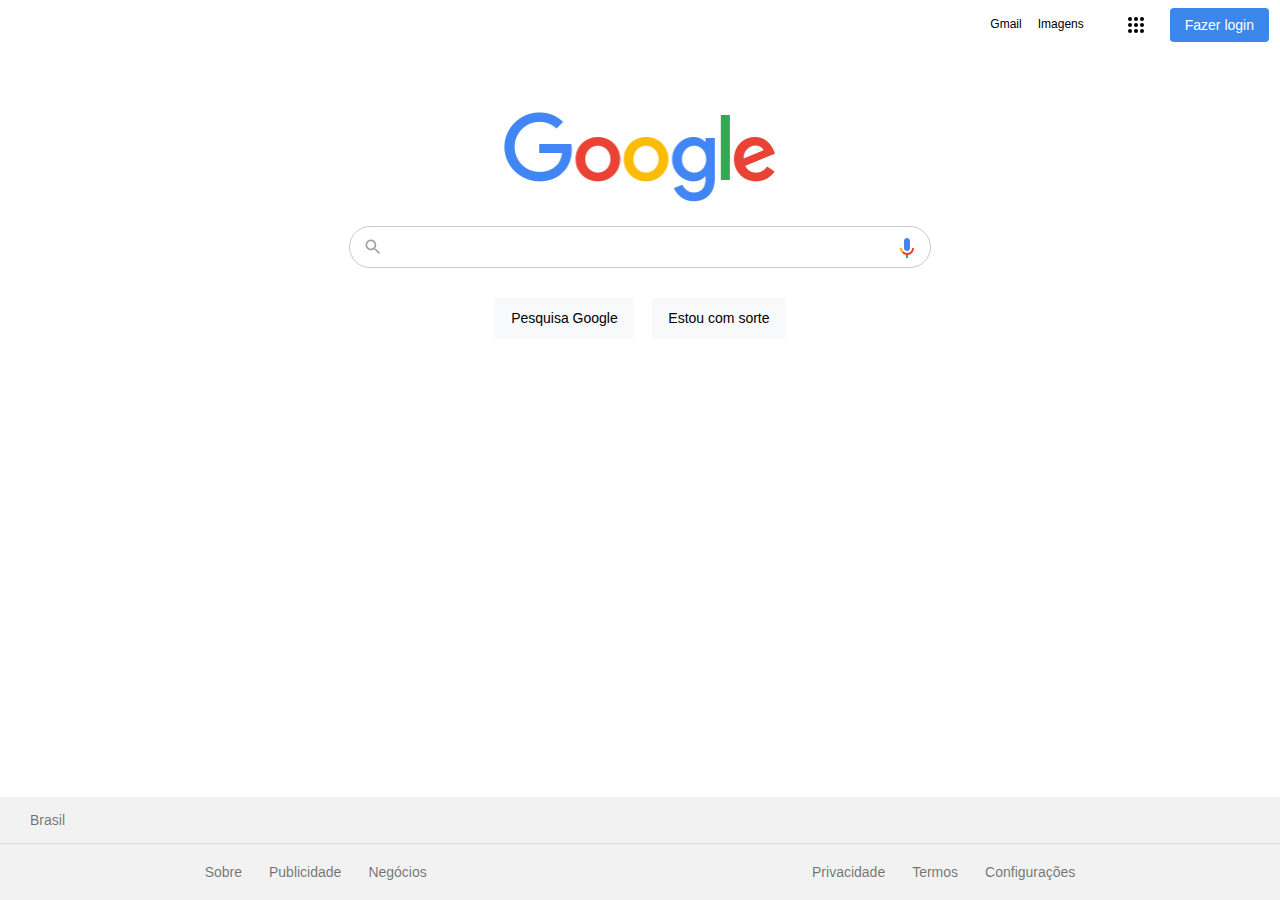
<file: google-clone/index.html>
<!DOCTYPE html>
<html lang="pt-BR">
  <head>
    <meta charset="UTF-8" />
    <meta http-equiv="X-UA-Compatible" content="IE=edge" />
    <meta name="viewport" content="width=device-width, initial-scale=1.0" />
    <link rel="stylesheet" href="./style.css" />
    <title>Google UI Clone</title>
  </head>
  <body>
    <header>
      <div class="header-left">
        <div class="burger-menu">
          <div class="line"></div>
          <div class="line"></div>
          <div class="line"></div>
        </div>
        <a href="#">Gmail</a>
        <a href="#" class="active">Todas</a>
        <a href="#">Imagens</a>
      </div>
      <div class="header-right">
        <div class="menu-overlay">
          <div class="menu">
            <div class="ball-menu"></div>
            <div class="ball-menu"></div>
            <div class="ball-menu"></div>
            <div class="ball-menu"></div>
            <div class="ball-menu"></div>
            <div class="ball-menu"></div>
            <div class="ball-menu"></div>
            <div class="ball-menu"></div>
            <div class="ball-menu"></div>
          </div>
        </div>
        <a href="#" class="login-button">Fazer login</a>
      </div>
    </header>
    <main class="container">
      <img src="./images/logo.png" alt="Logo google" id="page-logo" />
      <div class="search-bar">
        <img src="./images/len.png" alt="Image len" />
        <input type="text" title="Pesquisar" />
        <img src="./images/microfone.png" alt="Image microfone" />
      </div>
      <div class="search-actions">
        <button>Pesquisa Google</button>
        <a href="#">Estou com sorte</a>
      </div>
    </main>
    <footer>
      <div class="page-location">
        <p>Brasil</p>
      </div>
      <div class="footer-links">
        <div class="navigation-links">
          <a href="#">Sobre</a>
          <a href="#">Publicidade</a>
          <a href="#">Negócios</a>
        </div>
        <div class="navigation-links">
          <a href="#">Privacidade</a>
          <a href="#">Termos</a>
          <a href="#">Configurações</a>
        </div>
      </div>
    </footer>
  </body>
</html>
</file>
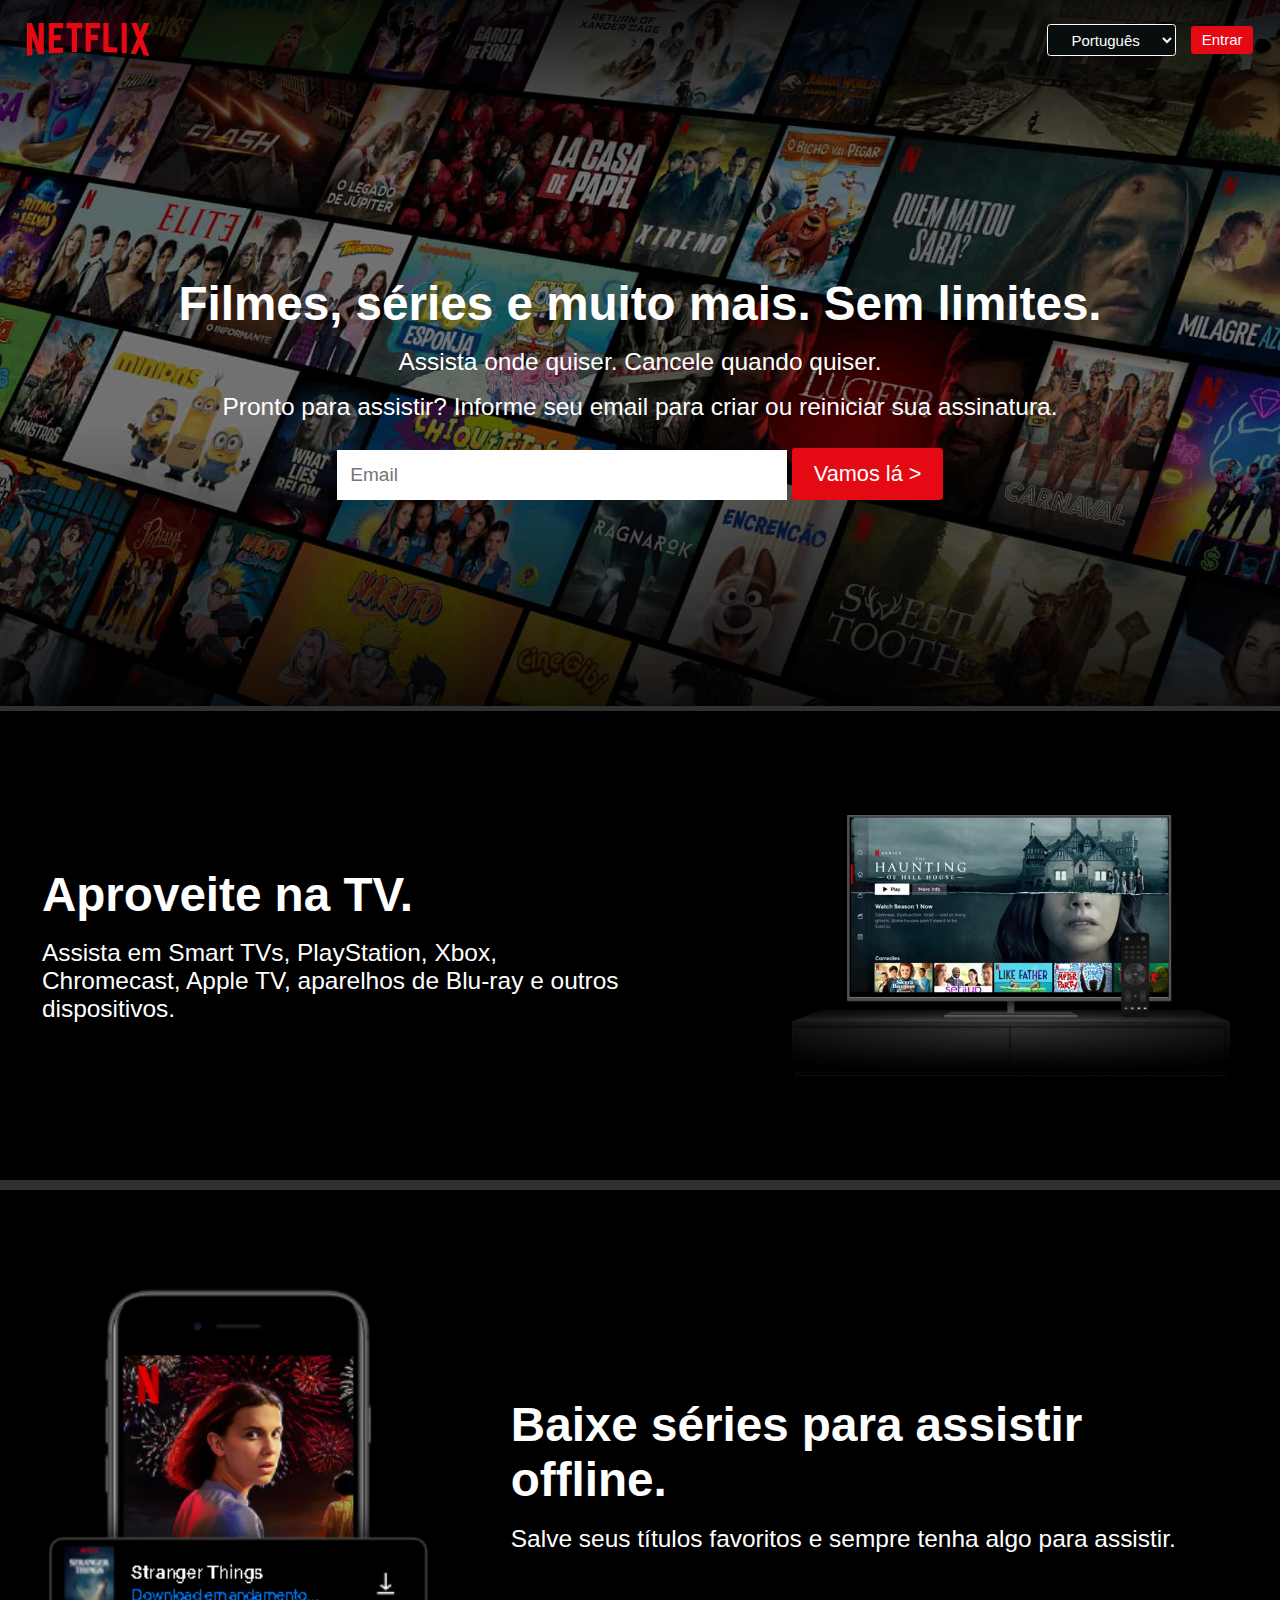
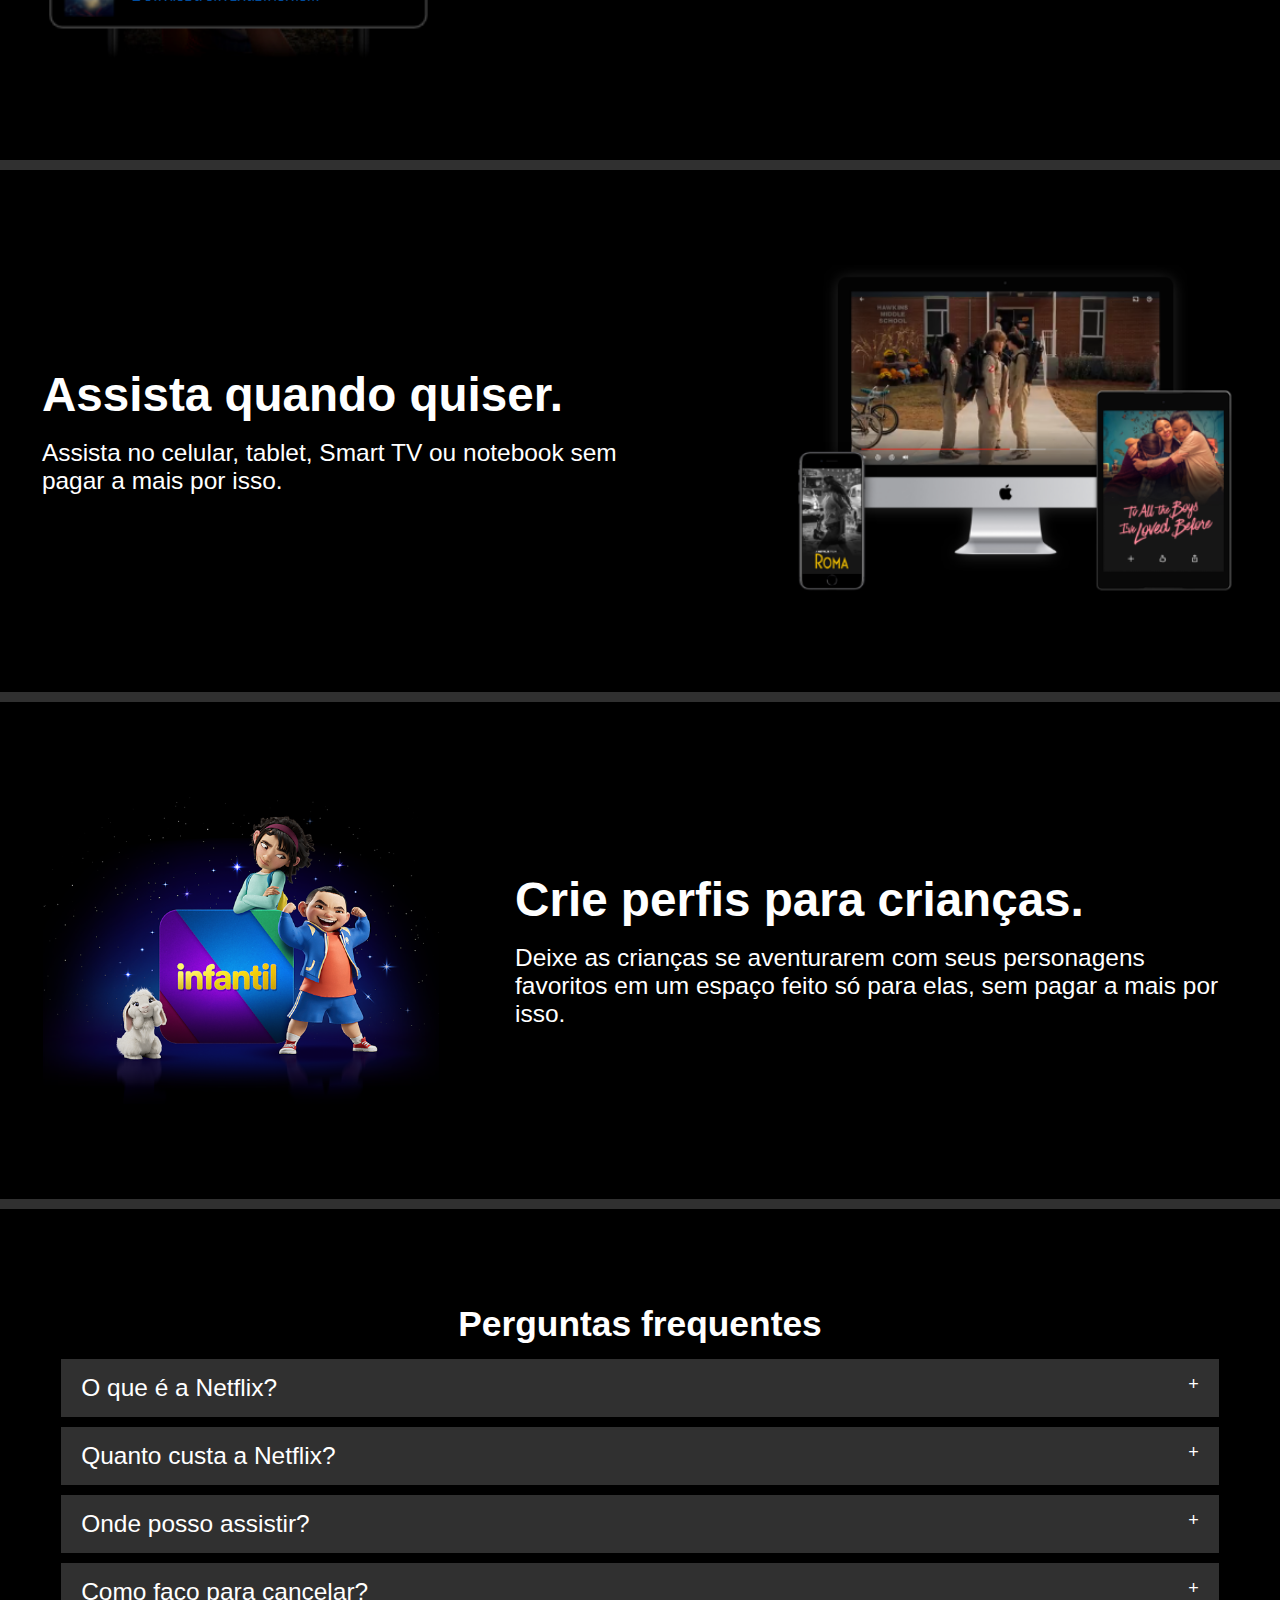
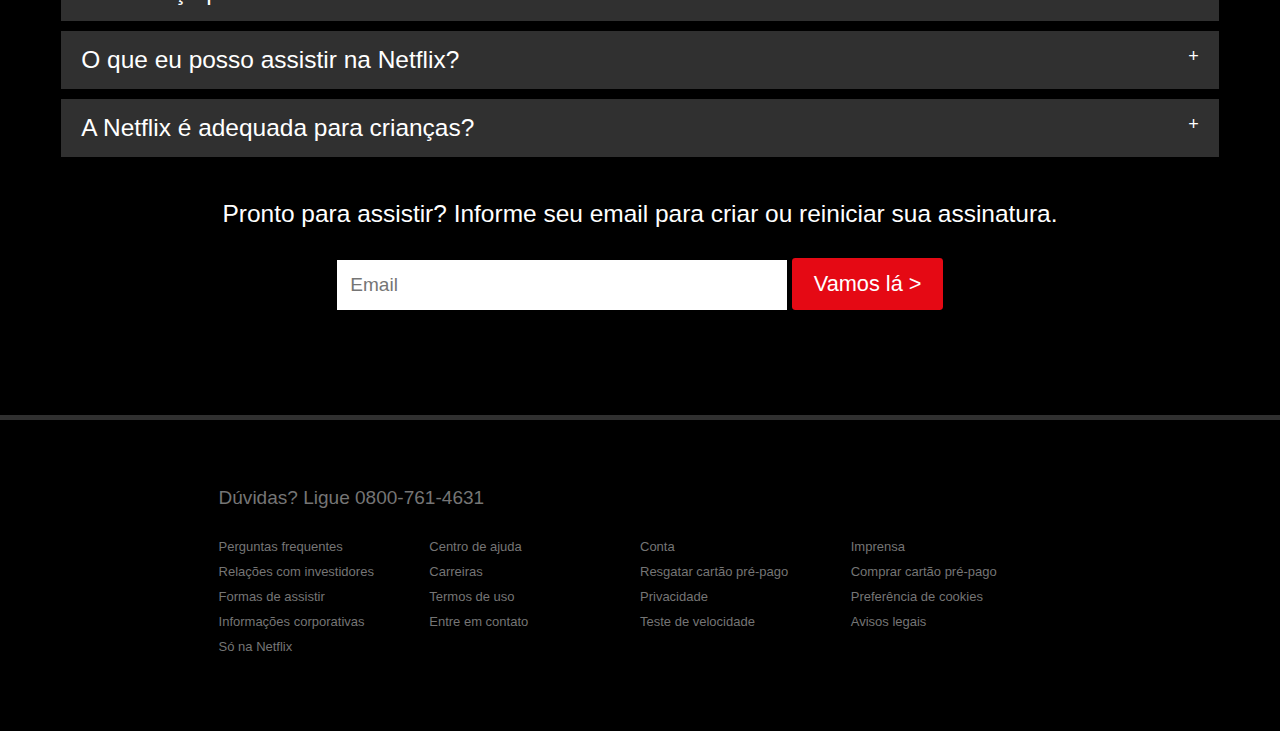
<file: netflix-clone/index.html>
<!DOCTYPE html>
<html lang="pt-BR">
  <head>
    <meta charset="UTF-8" />
    <meta http-equiv="X-UA-Compatible" content="IE=edge" />
    <meta name="viewport" content="width=device-width, initial-scale=1.0" />
    <link rel="stylesheet" href="./global.css" />
    <link rel="stylesheet" href="./main.css" />
    <title>Netflix Ui Clone</title>
  </head>
  <body>
    <header>
      <svg
        fill="currentColor"
        viewBox="0 0 111 30"
        class="header-logo"
        focusable="false"
      >
        <g id="netflix-logo">
          <path
            d="M105.06233,14.2806261 L110.999156,30 C109.249227,29.7497422 107.500234,29.4366857 105.718437,29.1554972 L102.374168,20.4686475 L98.9371075,28.4375293 C97.2499766,28.1563408 95.5928391,28.061674 93.9057081,27.8432843 L99.9372012,14.0931671 L94.4680851,-5.68434189e-14 L99.5313525,-5.68434189e-14 L102.593495,7.87421502 L105.874965,-5.68434189e-14 L110.999156,-5.68434189e-14 L105.06233,14.2806261 Z M90.4686475,-5.68434189e-14 L85.8749649,-5.68434189e-14 L85.8749649,27.2499766 C87.3746368,27.3437061 88.9371075,27.4055675 90.4686475,27.5930265 L90.4686475,-5.68434189e-14 Z M81.9055207,26.93692 C77.7186241,26.6557316 73.5307901,26.4064111 69.250164,26.3117443 L69.250164,-5.68434189e-14 L73.9366389,-5.68434189e-14 L73.9366389,21.8745899 C76.6248008,21.9373887 79.3120255,22.1557784 81.9055207,22.2804387 L81.9055207,26.93692 Z M64.2496954,10.6561065 L64.2496954,15.3435186 L57.8442216,15.3435186 L57.8442216,25.9996251 L53.2186709,25.9996251 L53.2186709,-5.68434189e-14 L66.3436123,-5.68434189e-14 L66.3436123,4.68741213 L57.8442216,4.68741213 L57.8442216,10.6561065 L64.2496954,10.6561065 Z M45.3435186,4.68741213 L45.3435186,26.2498828 C43.7810479,26.2498828 42.1876465,26.2498828 40.6561065,26.3117443 L40.6561065,4.68741213 L35.8121661,4.68741213 L35.8121661,-5.68434189e-14 L50.2183897,-5.68434189e-14 L50.2183897,4.68741213 L45.3435186,4.68741213 Z M30.749836,15.5928391 C28.687787,15.5928391 26.2498828,15.5928391 24.4999531,15.6875059 L24.4999531,22.6562939 C27.2499766,22.4678976 30,22.2495079 32.7809542,22.1557784 L32.7809542,26.6557316 L19.812541,27.6876933 L19.812541,-5.68434189e-14 L32.7809542,-5.68434189e-14 L32.7809542,4.68741213 L24.4999531,4.68741213 L24.4999531,10.9991564 C26.3126816,10.9991564 29.0936358,10.9054269 30.749836,10.9054269 L30.749836,15.5928391 Z M4.78114163,12.9684132 L4.78114163,29.3429562 C3.09401069,29.5313525 1.59340144,29.7497422 0,30 L0,-5.68434189e-14 L4.4690224,-5.68434189e-14 L10.562377,17.0315868 L10.562377,-5.68434189e-14 L15.2497891,-5.68434189e-14 L15.2497891,28.061674 C13.5935889,28.3437998 11.906458,28.4375293 10.1246602,28.6868498 L4.78114163,12.9684132 Z"
            id="Fill-14"
          ></path>
        </g>
      </svg>
      <div class="header-actions">
        <select id="select">
          <option value="portugues" selected>Português</option>
          <option value="english">English</option>
        </select>
        <a href="#">Entrar</a>
      </div>
    </header>
    <main>
      <section class="main-section">
        <div class="main-bg">
          <img src="./images/main-bg.jpg" alt="Background Main Section" />
        </div>
        <h2>Filmes, séries e muito mais. Sem limites.</h2>
        <h3>Assista onde quiser. Cancele quando quiser.</h3>
        <h4>
          Pronto para assistir? Informe seu email para criar ou reiniciar sua
          assinatura.
        </h4>
        <form>
          <input type="email" placeholder="Email" class="form-input" />
          <button class="form-button">Vamos lá ></button>
        </form>
      </section>
      <section class="offers-section">
        <div class="section-text">
          <h2>Aproveite na TV.</h2>
          <h3>
            Assista em Smart TVs, PlayStation, Xbox, Chromecast, Apple TV,
            aparelhos de Blu-ray e outros dispositivos.
          </h3>
        </div>
        <img src="./images/image1.png" alt="Section Image" />
      </section>
      <section class="offers-section reverse-order">
        <div class="section-text">
          <h2>Baixe séries para assistir offline.</h2>
          <h3>
            Salve seus títulos favoritos e sempre tenha algo para assistir.
          </h3>
        </div>
        <img src="./images/image2.png" alt="Section Image" id="small" />
      </section>
      <section class="offers-section">
        <div class="section-text">
          <h2>Assista quando quiser.</h2>
          <h3>
            Assista no celular, tablet, Smart TV ou notebook sem pagar a mais
            por isso.
          </h3>
        </div>
        <img src="./images/image3.png" alt="Section Image" />
      </section>
      <section class="offers-section reverse-order">
        <div class="section-text">
          <h2>Crie perfis para crianças.</h2>
          <h3>
            Deixe as crianças se aventurarem com seus personagens favoritos em
            um espaço feito só para elas, sem pagar a mais por isso.
          </h3>
        </div>
        <img src="./images/image4.png" alt="Section Image" />
      </section>
      <section class="questions-section">
        <h2>Perguntas frequentes</h2>
        <button>O que é a Netflix? <span>+</span></button>
        <button>Quanto custa a Netflix? <span>+</span></button>
        <button>Onde posso assistir? <span>+</span></button>
        <button>Como faço para cancelar? <span>+</span></button>
        <button>O que eu posso assistir na Netflix? <span>+</span></button>
        <button>A Netflix é adequada para crianças? <span>+</span></button>
        <h3>
          Pronto para assistir? Informe seu email para criar ou reiniciar sua
          assinatura.
        </h3>
        <form>
          <input type="email" id="" placeholder="Email" class="form-input" />
          <button class="form-button">Vamos lá ></button>
        </form>
      </section>
    </main>
    <footer>
      <p>Dúvidas? Ligue 0800-761-4631</p>
      <div class="footer-links">
        <a href="">Perguntas frequentes</a>
        <a href="">Centro de ajuda</a>
        <a href="">Conta</a>
        <a href="">Imprensa</a>
        <a href="">Relações com investidores</a>
        <a href="">Carreiras</a>
        <a href="">Resgatar cartão pré-pago</a>
        <a href="">Comprar cartão pré-pago</a>
        <a href="">Formas de assistir</a>
        <a href="">Termos de uso</a>
        <a href="">Privacidade</a>
        <a href="">Preferência de cookies</a>
        <a href="">Informações corporativas</a>
        <a href="">Entre em contato</a>
        <a href="">Teste de velocidade</a>
        <a href="">Avisos legais</a>
        <a href="">Só na Netflix</a>
      </div>
    </footer>
  </body>
</html>
</file>
<file: google-clone/style.css>
* {
  margin: 0;
  padding: 0;
  box-sizing: 0;
}

body {
  font-family: arial, sans-serif;
  font-size: 14px;
}

/* Header */
header {
  height: 50px;
  display: flex;
  align-items: center;
  justify-content: space-between;
}

.header-left,
.header-right {
  display: flex;
  align-items: center;
  margin: 0 7px;
}

.burger-menu {
  padding: 12px 16px;
}

.burger-menu .line {
  width: 20px;
  height: 2px;
  background-color: black;
  margin: 3px 0;
}

.header-left a {
  padding: 12px 8px;
  color: #757575;
  text-decoration: none;
  font-size: 12px;
  font-weight: 600;
  text-transform: uppercase;
}

a.active {
  color: #4285f4;
  border-bottom: 2px solid #4285f4;
}

.header-left a:not(.active) {
  margin-bottom: 2px;
}

.menu-overlay {
  margin: 0 10px;
  height: 40px;
  width: 40px;
  display: flex;
  align-items: center;
  justify-content: center;
  border-radius: 100%;
  cursor: pointer;
}

.menu-overlay:hover {
  background-color: rgb(238, 238, 238);
}

.menu {
  display: grid;
  grid-template-columns: repeat(3, 4px);
  grid-template-rows: repeat(3, 4px);
  gap: 2px;
}

.ball-menu {
  border-radius: 100%;
  background-color: black;
}

.login-button {
  margin: 0 4px;
  padding: 9px 15px;
  color: white;
  background-color: rgb(26, 115, 232);
  cursor: pointer;
  text-decoration: none;
  border-radius: 0.25rem;
  opacity: 0.85;
}

.login-button:hover {
  opacity: 1;
  box-shadow: rgba(26, 115, 232, 0.2) 1px 1px 5px;
}

/* Main */
.container {
  padding: 56px 8px 0;
  display: flex;
  flex-direction: column;
  align-items: center;
}

#page-logo {
  height: auto;
  width: min(50%, 280px);
}

.search-bar {
  height: 40px;
  width: min(95vw, 580px);
  margin: 20px;
  display: flex;
  align-items: center;
  justify-content: space-around;
  border: 1px solid rgb(202, 202, 202);
  border-radius: 2rem;
}

.search-bar:hover {
  box-shadow: rgba(100, 100, 111, 0.2) 0px 0px 5px 1px;
}

.search-bar input {
  width: 80%;
  height: 60%;
  border: none;
  outline: none;
}

.search-actions {
  margin-top: 10px;
  display: flex;
  align-items: center;
  justify-content: center;
}

.search-actions button {
  height: 40px;
  width: 140px;
  margin-right: 14px;
  font-size: inherit;
  background-color: rgb(248, 249, 250);
  cursor: pointer;
  outline: none;
  border: none;
}

.search-actions a {
  padding: 12px 16px;
  color: inherit;
  background-color: rgb(248, 249, 250);
  cursor: pointer;
  text-decoration: none;
}

.search-actions button:hover,
.search-actions a:hover {
  border: 1px solid rgba(126, 126, 126, 0.2);
}

/* footer */
footer {
  color: rgba(0, 0, 0, 0.54);
  background-color: rgb(242 242 242);
  position: absolute;
  right: 0;
  left: 0;
  bottom: 0;
}

.page-location {
  padding: 15px 30px;
  border-bottom: 1px solid #dadce0;
}

.footer-links {
  padding: 12px;
  display: flex;
  flex-direction: column;
  align-items: center;
  justify-content: center;
}

.navigation-links {
  display: flex;
  justify-content: space-around;
}

.navigation-links a {
  margin: 8px 0;
  color: inherit;
  text-decoration: none;
}

.navigation-links a:hover {
  text-decoration: underline;
}

.navigation-links a:not(:first-child) {
  margin-left: 27px;
}

/* Available just on desktop */
.header-left a:first-of-type {
  display: none;
}

.search-actions {
  display: none;
}

/* Responsive */
@media (min-width: 700px) {
  header {
    justify-content: flex-end;
  }

  .header-left a:first-of-type {
    display: inline;
  }

  a.active {
    display: none;
  }

  .burger-menu {
    display: none;
  }

  .header-left a {
    color: black;
    font-weight: normal;
    text-transform: none;
  }

  .header-left a:hover {
    text-decoration: underline;
  }

  .search-actions {
    display: block;
  }

  .footer-links {
    flex-direction: row;
    justify-content: space-around;
  }
}
</file>
<file: netflix-clone/global.css>
:root {
  --black: #080e0e;
  --white: #ffffff;
  --red: #e50914;
  --gray: #303030;
  --black-bg: #000;
}

* {
  margin: 0;
  padding: 0;
  outline: none;
  text-decoration: none;
  box-sizing: border-box;
  border: none;
}

html {
  font-size: 62.5%;
}

body {
  min-width: 320px;
  background: var(--black-bg);
}

body,
input,
button {
  font-size: 1.4rem;
  font-family: "Helvetica Neue", Helvetica, Arial, sans-serif;
}

h2 {
  font-size: 3.5rem;
  font-weight: 700;
}

h3 {
  font-size: 1.8rem;
  font-weight: 400;
  margin-top: 0.7em;
}

h4 {
  font-size: 1.8rem;
  font-weight: 400;
  margin: 0.7em 0;
}
</file>
<file: netflix-clone/main.css>
/***** Header *****/
header {
  max-width: 190rem;
  min-height: 80px;
  padding: 0 1.4em;

  display: flex;
  align-items: center;
  justify-content: space-between;
}

.header-logo {
  width: 9rem;
  color: var(--red);
}

header select {
  padding: 0.4rem 1.4rem;

  background: var(--black);
  color: var(--white);
  border: 1px solid var(--white);
  font-size: 15px;
  border-radius: 0.25rem;
}

header a {
  padding: 0.4rem 0.8rem;
  margin-left: 0.6em;
  color: var(--white);
  border-radius: 0.25rem;
  font-size: 15px;
  background: var(--red);
  cursor: pointer;
}

/***** Main *****/
.main-section {
  position: relative;
  min-height: 46rem;
  padding: 1.6rem;
  color: var(--white);

  text-align: center;
  display: flex;
  justify-content: center;
  flex-direction: column;
}

.main-bg {
  position: absolute;
  top: -80px;
  right: 0;
  left: 0;
  bottom: 0;

  z-index: -1;
}

.main-bg::before {
  content: "";
  position: absolute;
  top: 0;
  right: 0;
  left: 0;
  bottom: 0;
  background: rgba(0, 0, 0, 0.4);
}

.main-bg::after {
  content: "";
  position: absolute;
  top: 0;
  right: 0;
  left: 0;
  bottom: 0;
  background: linear-gradient(
    to top,
    rgba(0, 0, 0, 0.8) 0,
    rgba(0, 0, 0, 0) 40%,
    rgba(0, 0, 0, 0) 75%,
    rgba(0, 0, 0, 0.8) 100%
  );
}

.main-bg img {
  height: 100%;
  width: 100%;
  object-fit: cover;
}

.form-input {
  height: 50px;
  width: min(100%, 450px);
  padding: 0 1rem;
}

.form-button {
  min-width: 115px;
  font-size: 1.6rem;
  padding: 0.6em 1em;
  margin: 10px 0;
  border-radius: 0.25rem;
  background: var(--red);
  color: var(--white);
  cursor: pointer;
}

.offers-section {
  margin: auto;
  max-width: 100rem;
  padding: 5em 2.2em;

  display: flex;
  justify-content: center;
  align-items: center;
  flex-direction: column;
}

.section-text {
  color: var(--white);
  text-align: center;
  margin-bottom: 1.2em;
}

.offers-section img {
  width: min(85%, 600px);
}

#small {
  width: min(75%, 400px);
}

.questions-section {
  margin: auto;
  max-width: 100rem;
  padding: 5em 0;
  color: var(--white);

  display: flex;
  justify-content: center;
  align-items: center;
  flex-direction: column;
}

.questions-section h2 {
  font-size: 2.6rem;
  margin-bottom: 10px;
}

.questions-section h3 {
  padding: 1.5rem 3rem;
  font-size: 1.8rem;
  text-align: center;
}

.questions-section > button {
  width: 100%;
  margin: 5px 0;
  padding: 15px 20px;
  font-size: 1.8rem;
  color: var(--white);
  background: var(--gray);
  text-align: left;

  display: flex;
  justify-content: space-between;
}

.questions-section > button span {
  font-size: 18px;
}

.questions-section form {
  text-align: center;
  width: 100%;
}

.questions-section form input {
  width: min(90vw, 450px);
}

main section:not(:first-child) {
  border-top: 5px solid var(--gray);
  border-bottom: 5px solid var(--gray);
}

/***** Footer *****/
footer {
  margin: auto;
  max-width: 900px;
  padding: 3.5em 1.5em;
  color: #757575;
}

.footer-links {
  margin-top: 30px;

  display: grid;
  grid-template-columns: repeat(2, 1fr);
}

.footer-links a {
  margin-bottom: 10px;
  color: inherit;
  font-size: 13px;
}

.footer-links a:hover {
  text-decoration: underline;
}

@media (min-width: 500px) {
  .footer-links {
    grid-template-columns: repeat(3, 1fr);
  }
}

@media (min-width: 550px) {
  html {
    font-size: 75%;
  }

  .questions-section {
    padding: 7rem 4.5rem;
  }
}

@media (min-width: 950px) {
  html {
    font-size: 85%;
  }

  .main-section {
    padding: 12rem;
  }

  .offers-section {
    align-items: space-between;
    flex-direction: row;
  }

  .section-text {
    margin: 0;
    text-align: left;
    padding-right: 7.5em;
  }

  .reverse-order .section-text {
    padding: 0 0 0 4em;
  }

  .reverse-order img {
    order: -1;
  }

  .footer-links {
    grid-template-columns: repeat(4, 1fr);
  }
}
</file>
